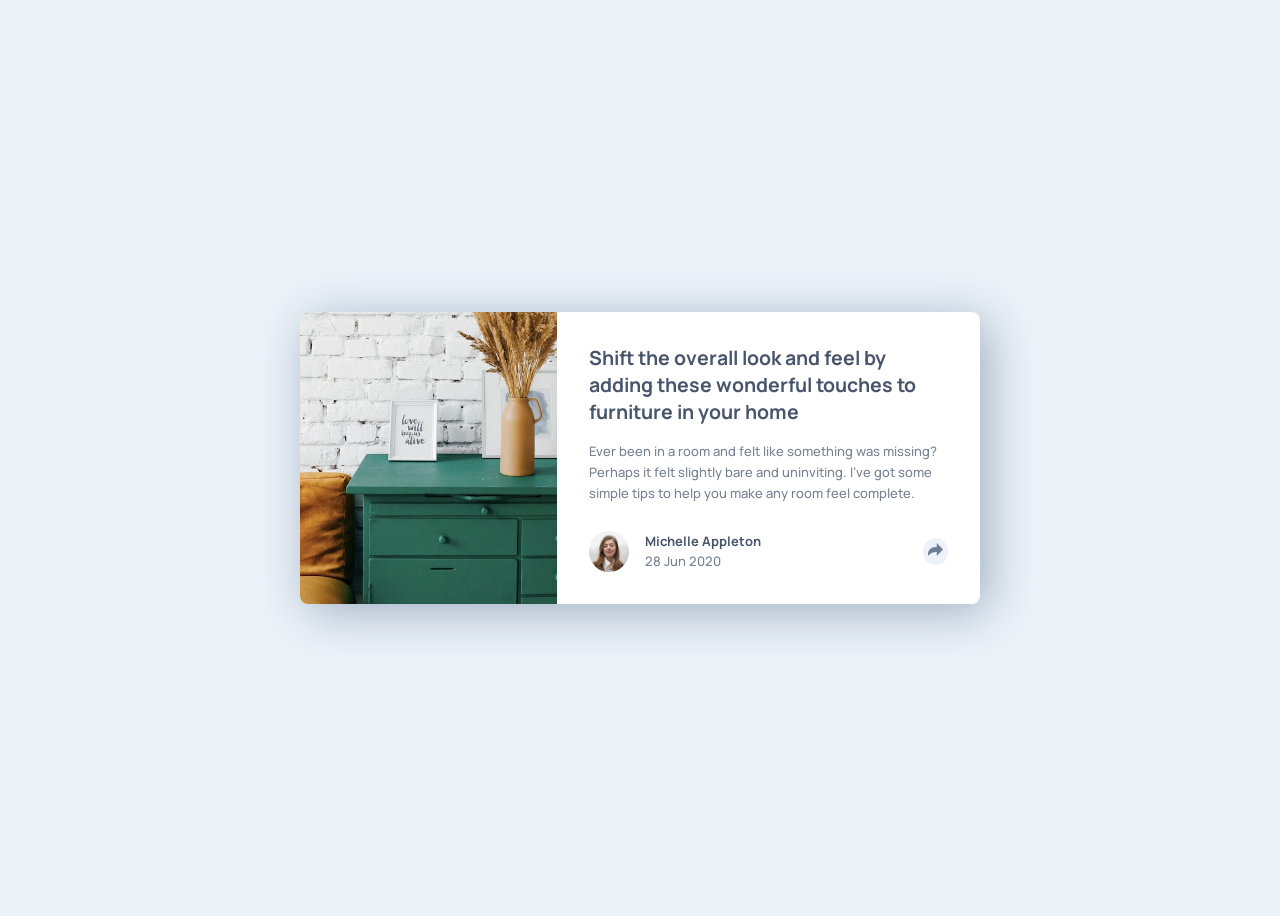
<file: article-preview-component-master/index.html>
<!DOCTYPE html>
<html lang="en">

<head>
  <meta charset="UTF-8">
  <meta name="viewport" content="width=device-width, initial-scale=1.0"> <!-- displays site properly based on user's device -->

  <link rel="icon" type="image/png" sizes="32x32" href="./images/favicon-32x32.png">

  <title>Frontend Mentor | Article preview component</title>

  <link rel="stylesheet" href="./style/main.css">

</head>

<body class="container">

  <article class="card-container">

    <div class="main-img-container">
      <img src="./images/drawers.jpg" alt="card main image">
    </div>

    <div class="card-info-container">

      <div class="card-info">
        <h1>Shift the overall look and feel by adding these wonderful touches to furniture in your home</h1>

        <p class="product-pitch">Ever been in a room and felt like something was missing? Perhaps it felt slightly bare and uninviting. I've got some simple tips to help you make any room feel complete.</p>

        <div class="user-info-container">

          <div class="user-profile">
            <div class="user-info">
              <img src="./images/avatar-michelle.jpg" alt="user image">
              <div>
                <p class="user-name">Michelle Appleton</p>
                <p>28 Jun 2020</p>
              </div>
            </div>
            <div class="share-btn share-btn-1">
              <svg xmlns="http://www.w3.org/2000/svg" width="15" height="13">
                <path d="M15 6.495L8.766.014V3.88H7.441C3.33 3.88 0 7.039 0 10.936v2.049l.589-.612C2.59 10.294 5.422 9.11 8.39 9.11h.375v3.867L15 6.495z" />
              </svg>
            </div>
            <div class="share-btn share-btn-3">
              <!--  fill="#6E8098" -->
              <svg xmlns="http://www.w3.org/2000/svg" width="15" height="13">
                <path d="M15 6.495L8.766.014V3.88H7.441C3.33 3.88 0 7.039 0 10.936v2.049l.589-.612C2.59 10.294 5.422 9.11 8.39 9.11h.375v3.867L15 6.495z" />
              </svg>
            </div>
          </div>

        </div>
      </div>

      <div class="share-container hidden">

        <div class="share-socials">
          <p>Share</p>
          <a href="#" aria-label="Share on Facebook">
            <img src="./images/icon-facebook.svg" alt="facebook">
          </a>
          <a href="#" aria-label="Share on Twitter">
            <img src="./images/icon-twitter.svg" alt="twitter">
          </a>
          <a href="#" aria-label="Share on Pinterest">
            <img src="./images/icon-pinterest.svg" alt="pinterest">
          </a>
        </div>

        <div class="share-btn share-btn-2 active-btn">
          <svg xmlns="http://www.w3.org/2000/svg" width="15" height="13">
            <path d="M15 6.495L8.766.014V3.88H7.441C3.33 3.88 0 7.039 0 10.936v2.049l.589-.612C2.59 10.294 5.422 9.11 8.39 9.11h.375v3.867L15 6.495z" />
          </svg>
        </div>

      </div>

    </div>
  </article>

  <script src="./js/main.js"></script>
</body>

</html>
</file>
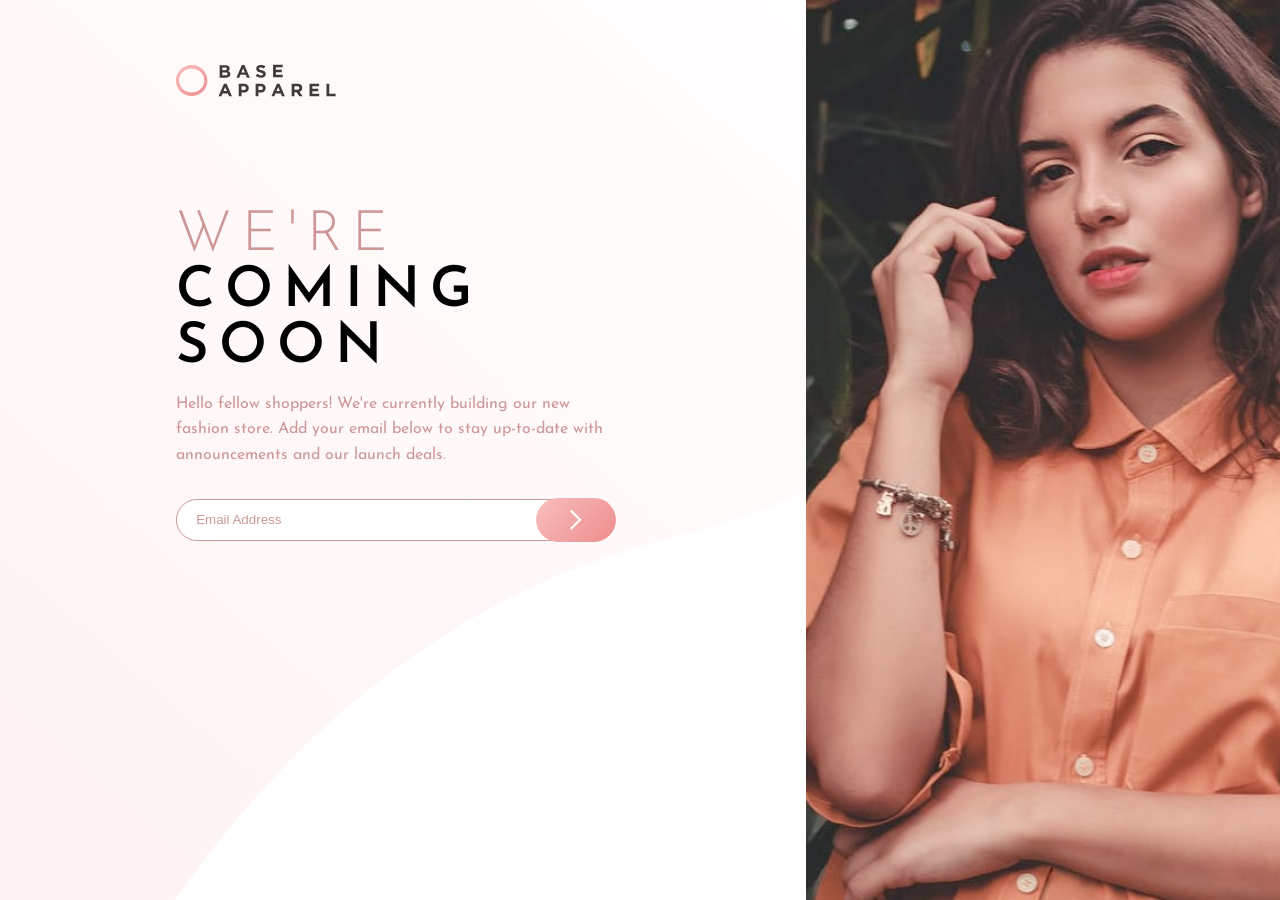
<file: base-apparel-coming-soon-master/index.html>
<!DOCTYPE html>
<html lang="en">

<head>
  <meta charset="UTF-8">
  <meta name="viewport" content="width=device-width, initial-scale=1.0"> <!-- displays site properly based on user's device -->

  <link rel="icon" type="image/png" sizes="32x32" href="./images/favicon-32x32.png">

  <title>Frontend Mentor | Base Apparel coming soon page</title>

  <link rel="stylesheet" href="./style/main.css">
</head>

<body>

  <main class="container">

    <article class="base-apparel-container">

      <div class="inner-container">
        <div class="logo-img">
          <img src="./images/logo.svg" alt="page logo">
        </div>

        <div class="main-img">
          <img src="./images/hero-mobile.jpg" alt="main image">
        </div>

        <div class="base-apparel-info">

          <h1><span>We're</span><br>coming<br>soon</h1>

          <p>Hello fellow shoppers! We're currently building our new fashion store. Add your email below to stay up-to-date with announcements and our launch deals.</p>


          <form id="form">

            <input id="email" type="email" name="email" placeholder="Email Address" pattern="^[a-zA-Z0-9._%+\-]+@[a-zA-Z0-9.\-]+\.[a-zA-Z]{2,}$" title="Please provide a valid email" required>

            <button class="submit-btn" type="submit">
              <img src="./images/icon-arrow.svg" alt="arrow-icon">
            </button>

            <img class="error-icon hidden" src="./images/icon-error.svg" alt="error">

            <span class="error-message hidden"><small>Please provide a valid email</small></span>

          </form>

        </div>
      </div>

      <div class="desktop-img hidden">
        <!-- <img src="./images/hero-desktop.jpg" alt="desktop image"> -->
      </div>

    </article>
  </main>

  <script src="./js/main.js"></script>

</body>

</html>
</file>
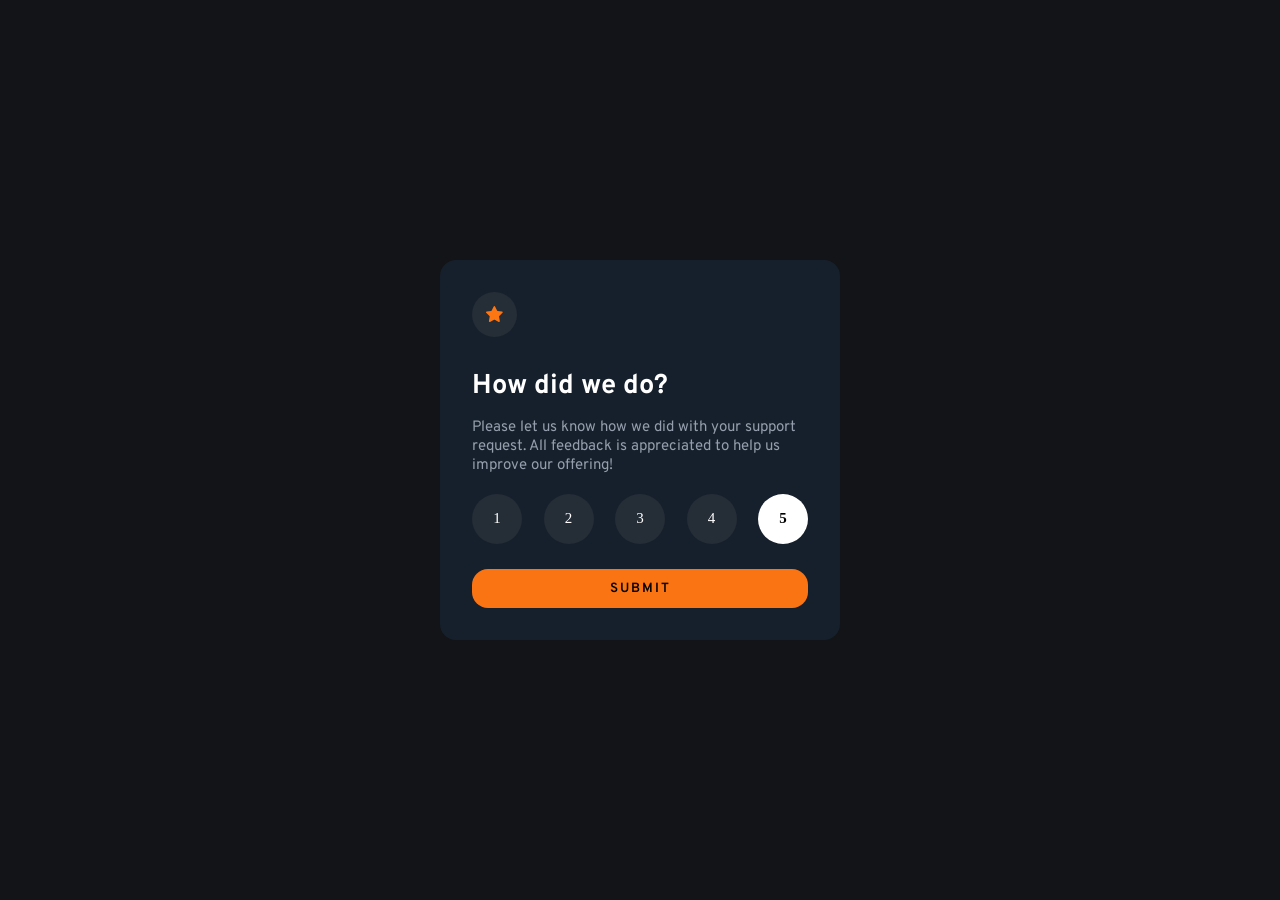
<file: interactive-rating-component-main/index.html>
<!DOCTYPE html>
<html lang="en">

<head>
  <meta charset="UTF-8">
  <meta name="viewport" content="width=device-width, initial-scale=1.0"> <!-- displays site properly based on user's device -->

  <link rel="icon" type="image/png" sizes="32x32" href="./images/favicon-32x32.png">

  <title>Frontend Mentor | Interactive rating component</title>

  <link rel="stylesheet" href="./style/main.css">

</head>

<body>

  <!-- Rating state start -->
  <main class="container">
    <article>

      <section class="card rating-card">
        <div class="star-icon">
          <img src="./images/icon-star.svg" alt="star">
        </div>

        <h1>How did we do?</h1>

        <p>Please let us know how we did with your support request. All feedback is appreciated to help us improve our offering!</p>

        <form class="rating-form">
          <div class="rating-grid">
            <label>
              <input type="radio" name="rate" value="1">
              1
            </label>
            <label>
              <input type="radio" name="rate" value="2">
              2
            </label>
            <label>
              <input type="radio" name="rate" value="3">
              3
            </label>
            <label>
              <input type="radio" name="rate" value="4">
              4
            </label>
            <label>
              <input type="radio" name="rate" value="5" checked>
              5
            </label>
          </div>

          <input class="btn form-btn" type="submit" value="submit">

        </form>


      </section>

      <section class="card thanks-card hidden">

        <img src="./images/illustration-thank-you.svg" alt="thank you!">

        <p class="rate-selection">You selected {Add rating here} out of 5</p>

        <h2>Thank you!</h2>

        <p class="thanks-message">We appreciate you taking the time to give a rating. If you ever need more support, don't hesitate to get in touch!</p>
        
      </section>
    </article>
  </main>


  <script src="./js/main.js"></script>

</body>

</html>
</file>
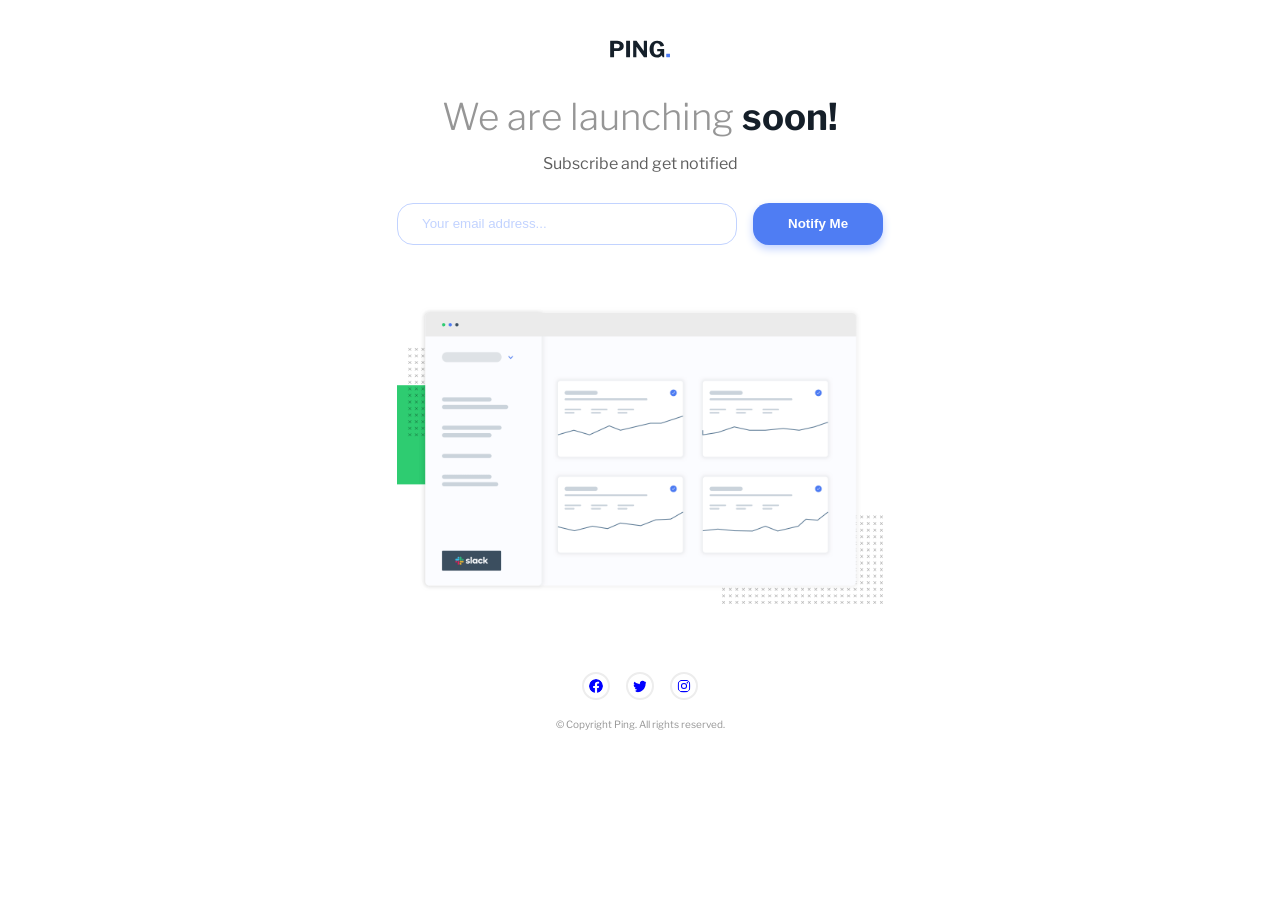
<file: ping-coming-soon-page-master/index.html>
<!DOCTYPE html>
<html lang="en">

<head>
  <meta charset="UTF-8">
  <meta name="viewport" content="width=device-width, initial-scale=1.0"> <!-- displays site properly based on user's device -->

  <link rel="icon" type="image/png" sizes="32x32" href="./images/favicon-32x32.png">

  <title>Frontend Mentor | Ping coming soon page</title>

  <link rel="stylesheet" href="./styles/main.css">

</head>

<body class="">

  <main class="container">

    <article class="subscription-container">

      <img class="logo-img" src="./images/logo.svg" alt="business logo">

      <h1>We are launching <span>soon!</span></h1>

      <p>Subscribe and get notified</p>

      <form class="form">

        <div class="email-input-container">
          <input class="email-input" type="email" name="email" placeholder="Your email address..." title="Please provide a valid email address" pattern="^[a-zA-Z0-9._%+\-]+@[a-zA-Z0-9.\-]+\.[a-zA-Z]{2,}$" required>

          <span class="error-message hidden"><small>Please provide a valid email address</small></span>
        </div>

        <button class="btn">
          Notify Me
        </button>

      </form>

      <img class="dashboard-img" src="./images/illustration-dashboard.png" alt="dashboard">

    </article>

  </main>

  <footer class="footer">

    <div class="socials-container">

      <svg xmlns="http://www.w3.org/2000/svg" width="16" height="16" fill="currentColor" class="bi bi-facebook" viewBox="0 0 16 16">
        <path d="M16 8.049c0-4.446-3.582-8.05-8-8.05C3.58 0-.002 3.603-.002 8.05c0 4.017 2.926 7.347 6.75 7.951v-5.625h-2.03V8.05H6.75V6.275c0-2.017 1.195-3.131 3.022-3.131.876 0 1.791.157 1.791.157v1.98h-1.009c-.993 0-1.303.621-1.303 1.258v1.51h2.218l-.354 2.326H9.25V16c3.824-.604 6.75-3.934 6.75-7.951" />
      </svg>

      <svg xmlns="http://www.w3.org/2000/svg" width="16" height="16" fill="currentColor" class="bi bi-twitter" viewBox="0 0 16 16">
        <path d="M5.026 15c6.038 0 9.341-5.003 9.341-9.334q.002-.211-.006-.422A6.7 6.7 0 0 0 16 3.542a6.7 6.7 0 0 1-1.889.518 3.3 3.3 0 0 0 1.447-1.817 6.5 6.5 0 0 1-2.087.793A3.286 3.286 0 0 0 7.875 6.03a9.32 9.32 0 0 1-6.767-3.429 3.29 3.29 0 0 0 1.018 4.382A3.3 3.3 0 0 1 .64 6.575v.045a3.29 3.29 0 0 0 2.632 3.218 3.2 3.2 0 0 1-.865.115 3 3 0 0 1-.614-.057 3.28 3.28 0 0 0 3.067 2.277A6.6 6.6 0 0 1 .78 13.58a6 6 0 0 1-.78-.045A9.34 9.34 0 0 0 5.026 15" />
      </svg>

      <svg xmlns="http://www.w3.org/2000/svg" class="ionicon" viewBox="0 0 512 512" fill="currentColor">
        <path d="M349.33 69.33a93.62 93.62 0 0193.34 93.34v186.66a93.62 93.62 0 01-93.34 93.34H162.67a93.62 93.62 0 01-93.34-93.34V162.67a93.62 93.62 0 0193.34-93.34h186.66m0-37.33H162.67C90.8 32 32 90.8 32 162.67v186.66C32 421.2 90.8 480 162.67 480h186.66C421.2 480 480 421.2 480 349.33V162.67C480 90.8 421.2 32 349.33 32z" />
        <path d="M377.33 162.67a28 28 0 1128-28 27.94 27.94 0 01-28 28zM256 181.33A74.67 74.67 0 11181.33 256 74.75 74.75 0 01256 181.33m0-37.33a112 112 0 10112 112 112 112 0 00-112-112z" />
      </svg>

    </div>

    <p>&copy; Copyright Ping. All rights reserved.</p>

  </footer>



  <script src="./js/main.js"></script>
</body>

</html>
</file>
<file: article-preview-component-master/style/main.css>
html {
	box-sizing: border-box;
}

*,
*:before,
*:after {
	box-sizing: inherit;
}

@font-face {
	font-family: "manrope";
	src: url("../assets/fonts/Manrope-VariableFont_wght.woff2") format("truetype");
}

:root {
	--Very-Dark-Grayish-Blue: hsl(217, 19%, 35%);
	--Very-Dark-Grayish-Blue-alpha: hsla(217, 19%, 35%, 0.74);
	--Desaturated-Dark-Blue: hsl(214, 17%, 51%);
	--Grayish-Blue: hsl(212, 23%, 69%);
	--Light-Grayish-Blue: hsl(210, 46%, 95%);

	--border-radius: 0.5rem;
}

/* ************************************************* */
/* ******************** Styling ********************  */
body {
	background-color: var(--Light-Grayish-Blue);
	font-family: "manrope";
	font-size: 13px;
}

h1 {
	margin-block-start: 0;
	font-weight: 700;
	color: var(--Very-Dark-Grayish-Blue);
}

p {
	font-weight: 500;
	color: var(--Very-Dark-Grayish-Blue-alpha);
	line-height: 1.6;
}

.active-btn {
	background-color: var(--Very-Dark-Grayish-Blue);
	color: white;
}

.container {
	display: flex;
	align-items: center;
	justify-content: center;
	min-height: 100dvh;
}

.card-container {
	width: 320px;
	background-color: white;
	border-radius: var(--border-radius);
	position: relative;
	overflow: hidden;
	box-shadow: 8px  8px 50px 0px var(--Grayish-Blue);
}

.card-info {
	padding: 2rem;
	padding-block-end: 1rem;
	border-radius: 0 0 var(--border-radius) var(--border-radius);
	
}

.hidden {
	visibility: hidden;
	opacity: 0;
}

.product-pitch {
	margin-block-end: 1.7rem;
}

.main-img-container img {
	width: 100%;
	height: auto;
	display: block;
	border-radius: var(--border-radius) var(--border-radius) 0 0;
}

/* .move-left-right {
	animation: moveLeftRight 0.3s linear forwards;
}

.move-right-left {
	animation: moveRightLeft 0.3s linear forwards;
}

@keyframes moveLeftRight {
	0% {
		transform: translateX(0%);
	}

	100% {
		transform: translateX(100%);
	}
}

@keyframes moveRightLeft {
	0% {
		transform: translateX(100%);
	}
} */

.share-container {
	display: flex;
	flex-direction: row;
	justify-content: space-between;
	background-color: var(--Very-Dark-Grayish-Blue);
	padding-inline: 2rem;
	padding-block: 1.5rem;
	border-radius: 0 0 var(--border-radius) var(--border-radius);
	position: absolute;
	bottom: 0px;
	width: 100%;
}

.share-container p {
	color: rgba(255, 255, 255, 0.534);
	font-weight: 500;
	font-size: 1rem;
	text-transform: uppercase;
	letter-spacing: 7px;
	text-box-trim: trim-both;
	text-box-edge: cap alphabetic;
}

.share-btn {
	background-color: var(--Light-Grayish-Blue);
	padding: 0.3rem;
	border-radius: 50%;
	cursor: pointer;
	display: flex;
}

.share-btn-3 {
	fill: #6E8098;
}

.active-btn{
	background-color: var(--Desaturated-Dark-Blue);
	fill: #fff;
}

.share-btn img {
	width: 15px;
	height: 15px;
}

.share-btn-1{
	fill: #6E8098;
}

.share-btn-3 {
	display: none;
}

.share-socials {
	display: flex;
	flex-direction: row;
	align-items: center;
	gap: 1rem;
}

.share-socials img {
	width: 20px;
	height: 20px;
}

.share-socials p {
	margin: 0;
}

.user-info {
	display: flex;
	gap: 1rem;
}

.user-name {
	color: var(--Very-Dark-Grayish-Blue);
	font-weight: 700;
}

.user-info p {
	margin: 0;
}

.user-profile {
	display: flex;
	align-items: center;
	justify-content: space-between;
}

.user-info img {
	width: 40px;
	border-radius: 50%;
}

@media (width > 850px) {
	.card-info {
		border-radius: var(--border-radius);
		padding: 2rem;
	}

	.card-container {
		display: flex;
		flex-direction: row;
		overflow: visible;
		width: 680px;
	}

	.main-img-container img {
		width: 100%;
		height: 100%;
		object-fit: cover;
		object-position: left;
		border-radius: var(--border-radius) 0 0 var(--border-radius);
	}

	.share-container {
		width: auto;
		border-radius: var(--border-radius);
		bottom: 95px;
		right: -70px;
		padding-block: 1rem;
	}

	.share-container::before {
		content: "";
		display: block;
		width: 0;
		height: 0;
		border-top: 15px solid var(--Very-Dark-Grayish-Blue);
		border-bottom: 15px solid transparent;
		border-left: 15px solid transparent;
		border-right: 15px solid transparent;
		position: absolute;
		top: 50px;
		left: 98px;
	}

	.share-btn-1 {
		display: none;
	}

	.share-btn-2 {
		display: none;
	}

	.share-btn-3 {
		display: block;
	}

	.share-socials p {
		font-size: 0.7rem;
	}

	.share-socials img {
		width: 15px;
		height: 15px;
	}
}
</file>
<file: base-apparel-coming-soon-master/style/main.css>
html {
	box-sizing: border-box;
}

*,
*:before,
*:after {
	box-sizing: inherit;
}

@font-face {
	font-family: "josefin";
	src: url("../assets/fonts/JosefinSans-VariableFont_wght.woff2")
		format("truetype");
}

:root {
	--Pink-400: hsl(0, 36%, 70%);
	--Red-500: hsl(0, 93%, 68%);
	--Gray-900: hsl(0, 6%, 24%);
	--gradient1: linear-gradient(135deg, hsl(0, 0%, 100%), hsl(0, 100%, 98%));
	--gradient2: linear-gradient(135deg, hsl(0, 80%, 86%), hsl(0, 74%, 74%));
}

/* ************ styling *************** */

body {
	font-family: "josefin";
	text-align: center;
	margin: 0;

	background-image: url("../images/bg-pattern-desktop.svg");
	background-repeat: no-repeat;
	background-size: cover;

}

img {
	display: block;
	width: 100%;
	height: auto;
}

.container {
	display: flex;
	justify-content: center;
	align-items: center;
	/* min-height: 100dvh; */
}

.base-apparel-container {
	display: grid;
	width: 500px;
}

.base-apparel-info {
	padding: 2rem;
}

.base-apparel-info h1 {
	font-size: 2.6rem;
	font-weight: 400;
	letter-spacing: 10px;
	text-transform: uppercase;
	margin-block-end: 0;
}

.base-apparel-info h1 span {
	font-weight: 300;
	color: var(--Pink-400);
}

.base-apparel-info p {
	font-weight: 400;
	color: var(--Pink-400);
	line-height: 1.6;
	font-size: 14px;
	margin-block-end: 30px;
}

.logo-img {
	padding: 2rem;
}

.logo-img img {
	width: 100px;
}

/* ********** form ************ */
form {
	position: relative;
}

.error-icon {
	position: absolute;
	bottom: 27%;
	right: 60px;
	width: 20px;
}

form input {
	padding: 0.8rem;
	padding-inline: 1.2rem;
	padding-inline-end: 5rem;
	border: var(--Pink-400) solid thin;
	border-radius: 2rem;
	width: 100%;
	outline: none;
}

form input::placeholder {
	color: var(--Pink-400);
}

form button {
	position: absolute;
	right: 0px;
	padding: 0.7rem;
	padding-inline: 1.4rem;
	border-radius: 2rem 2rem;
	border: none;
	background: var(--gradient2);
	cursor: pointer;
	transform: scale(1.05);

	transition: all 0.2s ease;
}

form button:hover {
	box-shadow: 0px 6px 20px 0px var(--Pink-400);
	transform: scale(1.1);
}

form span {
	position: absolute;
	color: red;
	font-size: 13px;
	font-weight: 300;
	width: 100%;
	padding: 0.5rem;
	padding-inline-start: 1.3rem;
	text-align: start;
	right: 0px;
	top: 100%;
}

.hidden {
	display: none;
}

/* ********************************** */
/* ********* media queries ********** */

@media (width > 1000px) {
	.base-apparel-info h1 {
		font-size: 3.5rem;
		font-weight: 600;
	}

	.base-apparel-info p {
		font-size: 1rem;
	}

	form button {
		padding-inline: 2rem;
	}

	.logo-img {
		grid-area: logo-img;
		padding-block-start: 4rem;
		padding-inline: 11rem;
		padding-inline-end: 16rem;
	}

	.logo-img img {
		width: 160px;
	}

	.main-img {
		grid-area: main-img;
		display: none;
	}

	.desktop-img {
		grid-area: desktop-img;
		display: block;
		background-image: url("../images/hero-desktop.jpg");
		background-size: cover;
		background-repeat: no-repeat;
	}

	.base-apparel-info {
		grid-area: base-apparel-info;
		text-align: start;
		padding-inline: 11rem;
		padding-inline-end: clamp(8rem, 15vw, 30rem);
	}

	.inner-container {
		grid-area: inner-container;
	}

	.error-icon {
		right: 80px;
	}

	.base-apparel-container {
		/* 63% 37% */
		display: grid;
		grid-template-columns: 63% 37%;
		grid-template-areas: "inner-container desktop-img";

		width: 100vw;
		height: 100vh;
	}
}
</file>
<file: interactive-rating-component-main/style/main.css>
html {
	box-sizing: border-box;
}

*,
*:before,
*:after {
	box-sizing: inherit;
}

/******* custom properties ********/
@font-face {
	font-family: "overpass"; /* 400 - 700 */
	src: url(../fonts/Overpass-VariableFont_wght.woff2) format("truetype");
}

:root {
	--Orange-500: hsl(25, 97%, 53%);

	--White: hsl(0, 100%, 100%);
	--Grey-500: hsl(217, 12%, 63%);
	--Grey-900: hsl(213, 19%, 18%);
	--Grey-920: hsl(213, 33%, 13%);
	--Grey-950: hsl(216, 12%, 8%);

	--font-size: 15px;
}

/* ****** personal styles ******* */
body {
	background-color: var(--Grey-950);
	color: white;
	font-size: var(--font-size);
  margin: 0;
}

p {
	color: var(--Grey-500);
	font-family: "overpass";
	font-weight: 400;
}

form{
  display: block;
}

.container {
	display: flex;
	justify-content: center;
	align-items: center;
	min-height: 100dvh;
}

.card {
	background-color: var(--Grey-920);
	padding: 2rem;
	width: clamp(340px, 90vw, 400px);
	border-radius: 1rem;
}

/* ***********************************/
/* ********** rating card ********** */
.rating-card h1 {
	font-size: 1.7rem;
	font-family: "overpass";
	margin: 0;
	margin-block-start: 2rem;
}

.rating-grid {
	display: flex;
	justify-content: space-between;
	margin-block: 1.6rem;
	margin-block-start: 1.2rem;
}

.rating-grid input[type="radio"] {
	display: none;
}

.rating-grid label {
	background-color: var(--Grey-900);
	width: clamp(45px, 10vw, 50px);
	height: clamp(45px, 10vw, 50px);
	display: grid;
	place-items: center;
	border-radius: 100%;
	cursor: pointer;
	transition: all 0.2s ease-out;
}

.rating-grid label:hover {
	background-color: var(--Orange-500);
	color: black;
	font-weight: 700;
}

.rating-grid label:has(input[type="radio"]:checked) {
	background-color: white;
	color: black;
	font-weight: 700;
}

.btn {
	background-color: var(--Orange-500);
	color: black;
	display: block;
  width: 100%;
	text-align: center;
  cursor: pointer;
	padding-block: 0.8rem;
	text-transform: uppercase;
	text-decoration: none;
	font-weight: 600;
	font-family: "overpass";
	border-radius: 1rem;
	letter-spacing: 2px;
	line-height: 1;
	text-box-trim: trim-both;
	text-box-edge: cap alphabetic;
  border: none;
	transition: all 0.2s ease-out;
}

.btn:hover,
.btn:focus {
	background-color: white;
}

.star-icon {
	background-color: var(--Grey-900);
	width: 45px;
	height: 45px;
	display: grid;
	place-items: center;
	border-radius: 100%;
}


/* ***********************************/
/* ********** thanks card ********** */
.thanks-card{
  text-align: center;
  position: absolute;
  top: 0;
  transition: opacity 0.6s ease-out;
}

.hidden{
  visibility: hidden;
  opacity: 0;
}

.rate-selection{
  background-color: var(--Grey-900);
  display: inline-block;
  padding: 0.8rem;
  border-radius: 1rem;
  text-box-trim: trim-both;
	text-box-edge: cap alphabetic;
  color: var(--Orange-500);
}

.thanks-card h2{
  font-size: 1.9rem;
  margin-block-end: 0;
}

.thanks-card img{
  margin-block-end: 0.7rem;
}

article{
  position: relative;
}
</file>
<file: ping-coming-soon-page-master/styles/main.css>
html {
	box-sizing: border-box;
}

*,
*:before,
*:after {
	box-sizing: inherit;
}

@font-face {
	font-family: "franklin";
	src: url("../assets/fonts/LibreFranklin-VariableFont_wght.woff2")
		format("truetype");
}

:root {
	--Blue-500: hsl(223, 87%, 63%);
	--Blue-350: hsl(223, 100%, 69%);
	--Blue-200: hsl(223, 100%, 88%);
	--Red-400: hsl(354, 100%, 66%);
	--Gray-500: hsl(0, 0%, 37%);
	--Gray-400: hsl(0, 0%, 59%);
	--Gray-200: hsl(0, 0%, 93%);
	--Blue-950: hsl(209, 33%, 12%);
}

/* ************************************* */
/* *************** styling ************* */
body {
	font-family: "franklin";
}

form {
	display: flex;
	flex-direction: column;
	gap: 1rem;
	margin-block: 30px;
}

footer {
	display: flex;
	flex-direction: column;
	gap: 0.5rem;
	margin-block: 1.8rem;
	text-align: center;
}

footer p {
	font-size: 10px;
	color: var(--Gray-400);
}

h1 {
  font-size: clamp(1.6rem, 5vw, 2.3rem);
	font-weight: 300;
	color: var(--Gray-400);
	margin-block-end: 0.9rem;
	margin-block-start: 2rem;
}

h1 span {
	font-weight: 700;
	color: var(--Blue-950);
}

.container {
	display: flex;
	justify-content: center;
	align-items: center;
	/* min-height: 100dvh; */
}

.hidden {
	display: none;
}

.email-input {
	width: 100%;
	padding-inline: 1.5rem;
	padding-block: clamp(0.6rem, 2vw, 0.8rem);
	border-radius: 1rem;
	border: solid thin var(--Blue-200);
	outline: none;
}

.email-input::placeholder {
	color: var(--Blue-200);
}

.error-message {
	color: var(--Red-400);
	font-size: 0.8rem;
	margin: 0;
  font-style: italic;
}

.dashboard-img {
	width: 100%;
	height: auto;
}

.logo-img {
	width: 60px;
}

.socials-container {
	display: flex;
	justify-content: center;
	gap: 1rem;
}

.socials-container svg {
	border: solid 2px var(--Gray-200);
	border-radius: 50%;
	color: blue;
	padding: 5px;
	width: 28px;
	height: 28px;
	cursor: pointer;

	transition: all 0.3s ease;
}

.socials-container svg:hover {
	background-color: var(--Blue-500);
	color: white;
	transform: scale(1.2);
}

.subscription-container {
	text-align: center;
	padding: 2rem;
	width: 400px;
}

.subscription-container p {
	font-size: clamp(0.8rem, 2.1vw, 1rem);
	margin: 0;
	color: var(--Gray-500);
  /* font-weight: 700; */
}

.btn {
	padding-inline: 1.5rem;
	padding-block: clamp(0.6rem, 2vw, 0.8rem);
	border-radius: 1rem;
	background-color: var(--Blue-500);
	color: white;
	font-weight: 600;
	border: none;
	cursor: pointer;
	box-shadow: 0px 4px 8px 0px var(--Blue-200);
}

.btn:hover {
	background-color: var(--Blue-350);
}

/* ************************************* */
/* *************** media queries ************* */
@media (width > 550px) {


  .email-input-container{
    position: relative;
  }

  .error-message{
    position: absolute;
    top: 100%;
    left: 26px;
  }

  .dashboard-img{
    margin-block: 2rem;
  }
	
	.subscription-container {
		width: 550px;
	}

	.form {
		display: grid;
		grid-template-columns: 70% 1fr;
	}

  .footer{
    margin-block-start: 0;
  }
}
</file>
